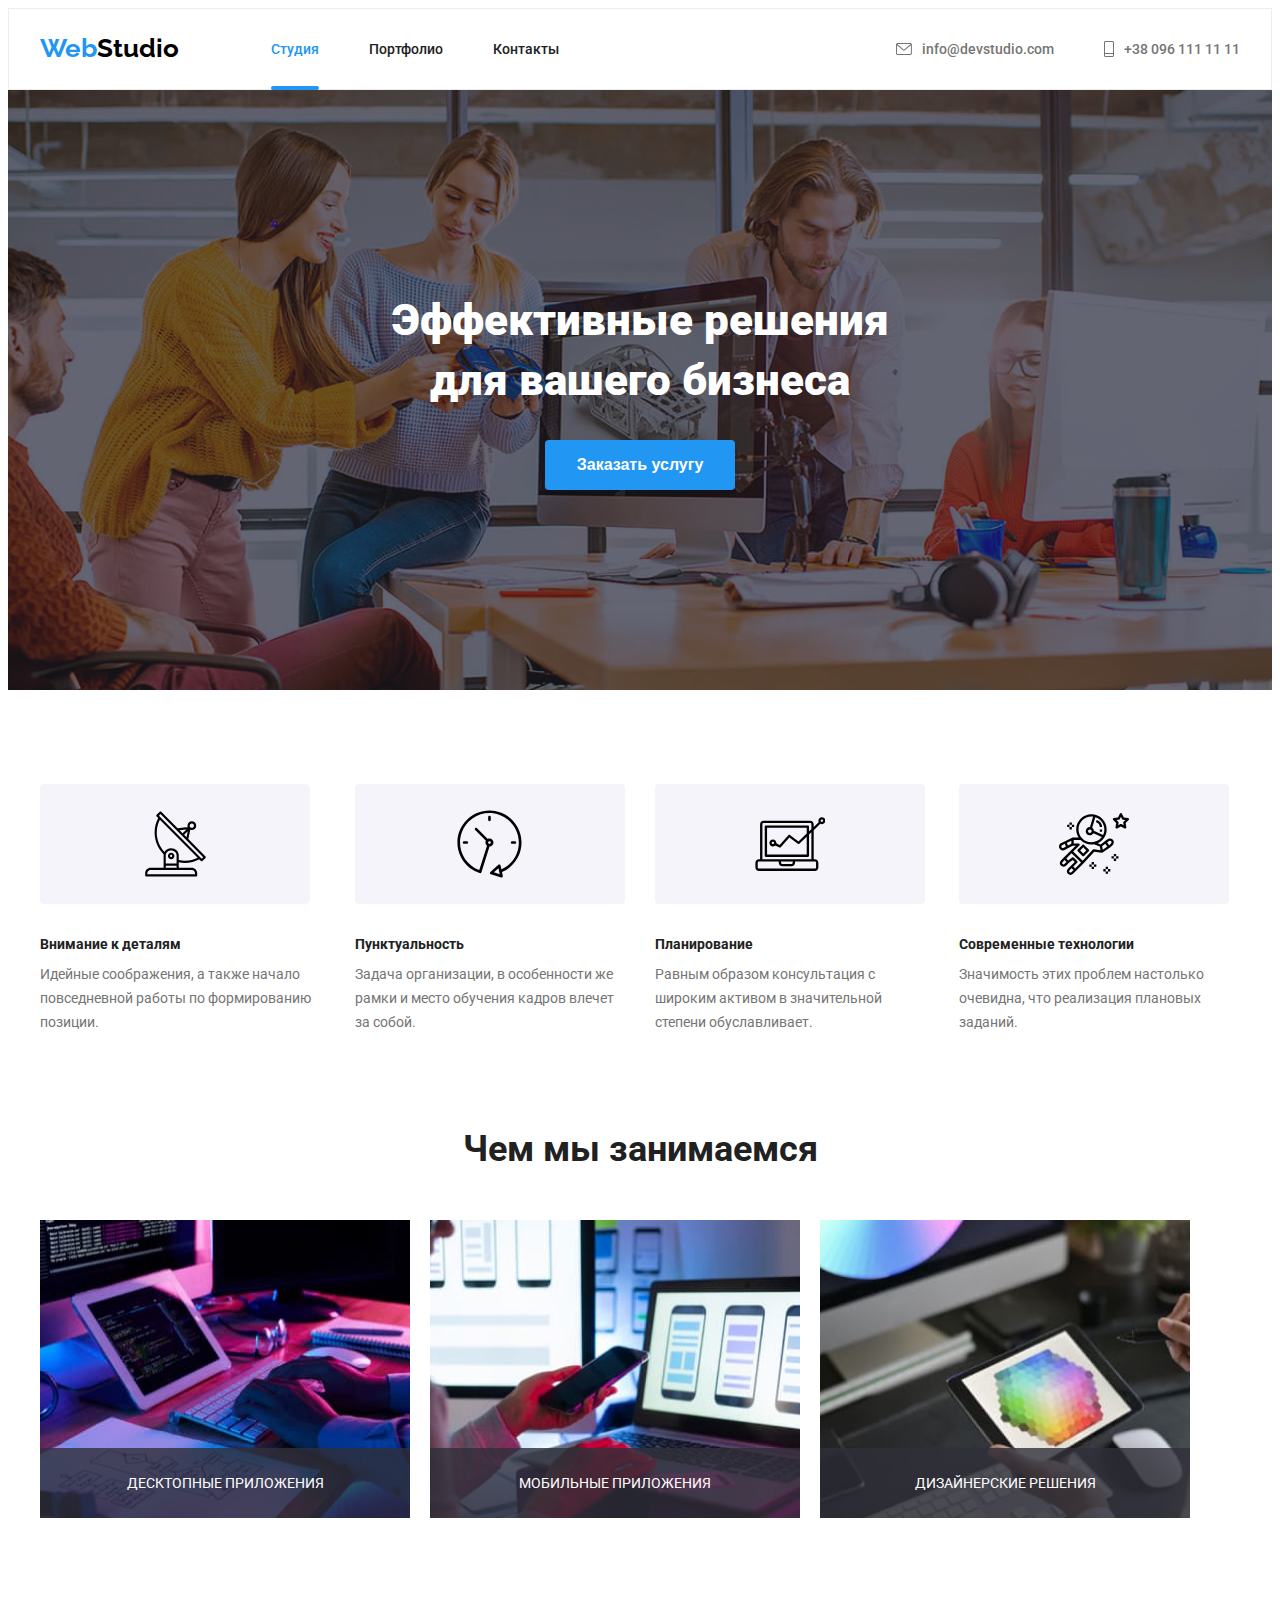
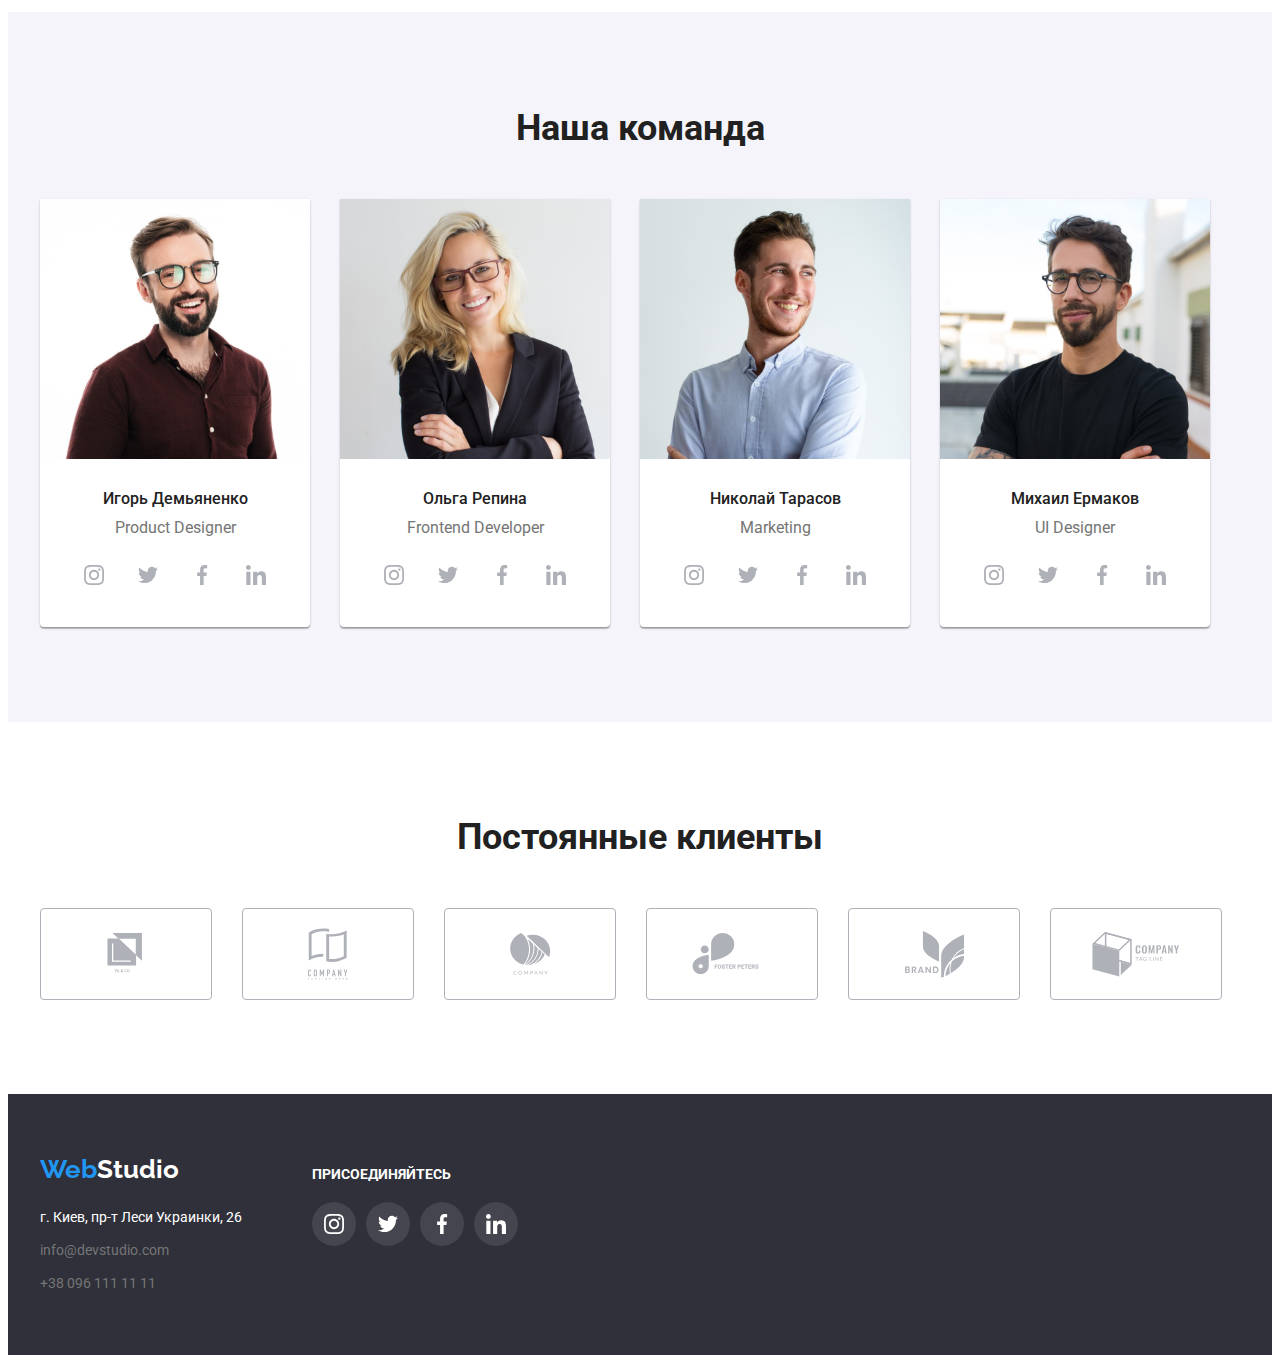
<file: index.html>
<!DOCTYPE html>
<html lang="en">
<head>
    <meta charset="UTF-8">
    <meta name="viewport" content="width=device-width, initial-scale=1.0">
    <title>WebStudio</title>
    <link rel="stylesheet" href="https://cdnjs.cloudflare.com/ajax/libs/modern-normalize/1.0.0/modern-normalize.min.css"
        integrity="sha512-ISS7cAi1PEhQ8jnbJpJZMd29NlhNj4AWYyLOSp2CE/CsHxTCu+r+t0D2yoJudVrd0/8fTVPUVDzY5Tvli75u/g=="
        crossorigin="anonymous" />   
    <link rel="stylesheet" href="./css/comon.css">
    <link rel="stylesheet" href="./css/main.css">
    <link href="https://fonts.googleapis.com/css2?family=Roboto:wght@400;500;700;900&display=swap" rel="stylesheet">
    <link href="https://fonts.googleapis.com/css2?family=Raleway:wght@700&display=swap" rel="stylesheet">
</head>
<body class="site-page">
                    <!--main-navigation-->
    <header class="site-item" >

        <div class="container" >

            <nav class="header-nav">
                <a class="logo" href="index.html">
                    <span class="logo-part">Web</span>Studio
            
                </a>
            
                <ul class="site-navigation">
                    <li class="navigation-menu">
                        <a class="link current" href="">Студия</a>
                    </li>
                    <li class="navigation-menu">
                        <a class="link" href="./portpholio.html">Портфолио</a>
                    </li>
                    <li class="navigation-menu">
                        <a class="link" href="">Контакты</a>
                    </li>
            
                </ul>
            
            </nav>
            <ul class="header-contacts">
                <li class="contacts-phone">
                    <a class="site-contacts" href="info@devstudio.com">
                        <svg class="icon-contact" width="16px" height="12px">
                            <use href="./img/symbol-defs.svg#icon-mail-1"></use>
                        </svg>
                        info@devstudio.com
                    </a>
                </li>
                <li class="contacts-phone">
                    <a class="site-contacts" href="+38-096-111-11-11">
                        <svg class="icon-contact" width="10px" height="16px">
                         <use href="./img/symbol-defs.svg#icon-phone-1"></use>
                    </svg>
                    +38 096 111 11 11
                    </a>
                </li>
            </ul>
        </div>   
      

    </header>
             <!--main-content-->
        <main>
                        <!--by-our-product-->
           
                <section class="product-section">
                                    

                            <h1 class="product-item">Эффективные решения <br>для вашего бизнеса</h1>
                           
                            <button class="product-link" data-modal-open> Заказать услугу </button>
                        
                
                </section>
            

        
                        <!--stydio-skills-->

            <section class="skills-item">

                <div class="skills-container">

                    <h2 class="visually-hidden">Наши скилы </h2>
                    <ul class="skills-position">
                        <li class="skills-colon">
                            <div class="icon-box">
                                <svg class="skil-icon" width="65px" height="70px">
                                  <use href="./img/symbol-defs.svg#icon-details-1"></use>
                                </svg>
                           </div>
                            <h3 class="skills-title">Внимание к деталям</h3>
                            <p class="skills-text">Идейные соображения, а также начало повседневной работы по формированию позиции.</p>
                        </li>
                        <li class="skills-colon">

                           <div class="icon-box">
                                <svg class="skil-icon" width="67px" height="70px">
                                    <use href="./img/symbol-defs.svg#icon-clock-1"></use>
                                </svg>
                           </div>

                            <h3 class="skills-title">Пунктуальность</h3>
                            <p class="skills-text">Задача организации, в особенности же рамки и место обучения кадров влечет за собой.</p>

                        </li>
                        <li class="skills-colon">

                           <div class="icon-box">
                                <svg class="skil-icon" width="70px" height="54px">
                                    <use href="./img/symbol-defs.svg#icon-computer-1"></use>
                                </svg>
                           </div>

                            <h3 class="skills-title">Планирование</h3>
                            <p class="skills-text">Равным образом консультация с широким активом в значительной степени обуславливает.</p>
                        </li>

                        <li class="skills-colon">

                             <div class="icon-box">
                                 <svg class="skil-icon" width="70px" height="70px">
                                   <use href="./img/symbol-defs.svg#icon-astronaut-1"></use>
                                </svg>
                             </div>

                            <h3 class="skills-title">Современные технологии</h3>
                            <p class="skills-text">Значимость этих проблем настолько очевидна, что реализация плановых заданий.</p>

                        </li>
                    </ul>

                </div>
              
            </section>

                        <!--our-work-->
            <section class="work-section">               
             
                <div class="work-container">

                    <h2 class="work-title">Чем мы занимаемся</h2>
                   
                    <ul class="work-image">
                    
                        <li class="work-foto">
                            
                           <a href="" class="work-link">

                            <div class="work-tumb">
                               
                                    <img src="./img/notebook.jpg" alt="box1">
                              
                            </div>

                            <p class="work-foto-techt">ДЕСКТОПНЫЕ ПРИЛОЖЕНИЯ</p>

                           </a>

                        </li>

                        <li  class="work-foto">
                           
                           <a href="" class="work-link">

                            <div class="work-tumb">
                                
                                    <img src="./img/phone.jpg" alt="box2">
                               
                            </div>

                            <p class="work-foto-techt">МОБИЛЬНЫЕ ПРИЛОЖЕНИЯ</p>

                           </a>

                        </li>

                        <li  class="work-foto">
                    
                           <a href="" class="work-link">

                            <div class="work-tumb">
                                
                                    <img src="./img/planshet.jpg" alt="box3">
                                
                            </div>

                            <p class="work-foto-techt">ДИЗАЙНЕРСКИЕ РЕШЕНИЯ</p>

                           </a>

                        </li>
                    
                    </ul>
                </div>
            
            </section>
                        <!--our-team-->
            <section class="team" >               
               
                <div class="team-container">

                    <h2 class="team-title">Наша команда</h2>
                    
                    <ul class="team-foto">

                        <li class="team-card">

                           <div class="team-tumb">

                                <img class="personal-foto" src="./img/photo1.jpg" alt="">
                             

                           </div>

                           <div class="workers">                            

                            <h3 class="team-names">Игорь Демьяненко</h3>
                            <p class="team-professions">Product Designer</p>
                            
                            <ul class="team-social">
                            
                                <li class="social-link">
                            
                                    <a href="" class="social-links">
                                        <svg class="icon-social" width="20px" height="20px">
                                            <use href="./img/symbol-defs.svg#icon-instagram-1"></use>
                                        </svg>
                                    </a>
                            
                                </li>
                            
                                <li class="social-link">
                            
                                    <a href="" class="social-links">
                                        <svg class="icon-social" width="20px" height="20px">
                                            <use href="./img/symbol-defs.svg#icon-twitter-1"></use>
                                        </svg>
                                    </a>
                            
                                </li>
                            
                                <li class="social-link">
                            
                            
                                    <a href="" class="social-links">
                            
                                        <svg class="icon-social" width="20px" height="20px">
                                            <use href="./img/symbol-defs.svg#icon-facebook-1"></use>
                                        </svg>
                            
                                    </a>
                            
                                </li>
                            
                                <li class="social-link">
                            
                                    <a href="" class="social-links">
                            
                                        <svg class="icon-social" width="20px" height="20px">
                                            <use href="./img/symbol-defs.svg#icon-linkedin-1"></use>
                                        </svg>
                            
                                    </a>
                            
                                </li>
                            </ul>
                            
                           </div>
                    
                        </li>

                        <li class="team-card">
                           
                            <div class="team-tumb">

                                <img class="personal-foto" src="./img/photo2.jpg" alt="">
                                                               
                            </div>

                            <div  class="workers">
                            
                                <h3 class="team-names">Ольга Репина</h3>
                                <p class="team-professions">Frontend Developer</p>
                            
                                <ul class="team-social">
                            
                                    <li class="social-link">
                            
                                        <a href="" class="social-links">
                                            <svg class="icon-social" width="20px" height="20px">
                                                <use href="./img/symbol-defs.svg#icon-instagram-1"></use>
                                            </svg>
                                        </a>
                            
                                    </li>
                            
                                    <li class="social-link">
                            
                                        <a href="" class="social-links">
                                            <svg class="icon-social" width="20px" height="20px">
                                                <use href="./img/symbol-defs.svg#icon-twitter-1"></use>
                                            </svg>
                                        </a>
                            
                                    </li>
                            
                                    <li class="social-link">
                            
                            
                                        <a href="" class="social-links">
                            
                                            <svg class="icon-social" width="20px" height="20px">
                                                <use href="./img/symbol-defs.svg#icon-facebook-1"></use>
                                            </svg>
                            
                                        </a>
                            
                                    </li>
                            
                                    <li class="social-link">
                            
                                        <a href="" class="social-links">
                            
                                            <svg class="icon-social" width="20px" height="20px">
                                                <use href="./img/symbol-defs.svg#icon-linkedin-1"></use>
                                            </svg>
                            
                                        </a>
                            
                                    </li>
                                </ul>
                            
                            </div>

                        </li>

                        <li class="team-card">

                            <div class="team-tumb">

                                    <img class="personal-foto" src="./img/photo3.jpg" alt="">
                                   
                            </div>     
                            
                            <div class="workers">

                                <h3 class="team-names">Николай Тарасов</h3>
                                <p class="team-professions">Marketing</p>
                                
                                <ul class="team-social">
                                
                                    <li class="social-link">
                                
                                        <a href="" class="social-links">
                                            <svg class="icon-social" width="20px" height="20px">
                                                <use href="./img/symbol-defs.svg#icon-instagram-1"></use>
                                            </svg>
                                        </a>
                                
                                    </li>
                                
                                    <li class="social-link">
                                
                                        <a href="" class="social-links">
                                            <svg class="icon-social" width="20px" height="20px">
                                                <use href="./img/symbol-defs.svg#icon-twitter-1"></use>
                                            </svg>
                                        </a>
                                
                                    </li>
                                
                                    <li class="social-link">
                                
                                
                                        <a href="" class="social-links">
                                
                                            <svg class="icon-social" width="20px" height="20px">
                                                <use href="./img/symbol-defs.svg#icon-facebook-1"></use>
                                            </svg>
                                
                                        </a>
                                
                                    </li>
                                
                                    <li class="social-link">
                                
                                        <a href="" class="social-links">
                                
                                            <svg class="icon-social" width="20px" height="20px">
                                                <use href="./img/symbol-defs.svg#icon-linkedin-1"></use>
                                            </svg>
                                
                                        </a>
                                
                                    </li>
                                </ul>
                            </div>

                        </li>

                        <li class="team-card">
                           
                            <div class="team-tumb">

                                <img class="personal-foto" src="./img/photo4.jpg" alt="">
                            
                            </div>

                            <div class="workers">

                                    <h3 class="team-names">Михаил Ермаков</h3>
                                    <p class="team-professions">UI Designer</p>
                                    
                                    <ul class="team-social">
                                    
                                        <li class="social-link">
                                    
                                            <a href="" class="social-links">
                                                <svg class="icon-social" width="20px" height="20px">
                                                    <use href="./img/symbol-defs.svg#icon-instagram-1"></use>
                                                </svg>
                                            </a>
                                    
                                        </li>
                                    
                                        <li class="social-link">
                                    
                                            <a href="" class="social-links">
                                                <svg class="icon-social" width="20px" height="20px">
                                                    <use href="./img/symbol-defs.svg#icon-twitter-1"></use>
                                                </svg>
                                            </a>
                                    
                                        </li>
                                    
                                        <li class="social-link">
                                    
                                    
                                            <a href="" class="social-links">
                                    
                                                <svg class="icon-social" width="20px" height="20px">
                                                    <use href="./img/symbol-defs.svg#icon-facebook-1"></use>
                                                </svg>
                                    
                                            </a>
                                    
                                        </li>
                                    
                                        <li class="social-link">
                                    
                                            <a href="" class="social-links">
                                    
                                                <svg class="icon-social" width="20px" height="20px">
                                                    <use href="./img/symbol-defs.svg#icon-linkedin-1"></use>
                                                </svg>
                                    
                                            </a>
                                    
                                        </li>
                                    </ul>

                            </div>

                        </li>
                    </ul>
                </div>
                
            </section>
                    
                   <!-- our-clients -->

            <section class="clients-section">

               <div class="clients-container">

                    <h2 class="clients-item">Постоянные клиенты</h2>
                    
                    <ul class="clients-companies">
                    
                        <li class="clients-logo">

                            <a href="#" class="clients-link">
                                
                                <svg class="icon-contact-client" width="79px" height="42px">

                                <use href="./img/symbol-defs.svg#icon-logo-1-1"></use>

                                </svg>

                            </a>

                        </li>

                        <li class="clients-logo">

                            <a href="#" class="clients-link">
                                
                                <svg class="icon-contact-client" width="40px" height="52px">
                                <use href="./img/symbol-defs.svg#icon-logo-2-1"></use>
                            </svg>

                            </a>

                        </li>

                        <li class="clients-logo">

                            <a href="#" class="clients-link">
                                
                             <svg class="icon-contact-client" width="41px" height="42px">
                                <use href="./img/symbol-defs.svg#icon-Object-1"></use>
                            </svg>

                            </a>

                        </li>

                        <li class="clients-logo">

                           <a href="#" class="clients-link">

                                <svg class="icon-contact-client" width="80px" height="42px">
                                    <use href="./img/symbol-defs.svg#icon-logo-4-1"></use>
                                </svg>

                           </a>

                        </li>

                        <li class="clients-logo">

                            <a href="#" class="clients-link">

                                <svg class="icon-contact-client" width="59px" height="47px">
                                    <use href="./img/symbol-defs.svg#icon-logo-5-1"></use>
                                </svg>

                            </a>

                        </li>

                        <li class="clients-logo">

                            <a href="#" class="clients-link">
                                
                                <svg class="icon-contact-client" width="88px" height="45px">
                                <use href="./img/symbol-defs.svg#icon-logo-6-1"></use>
                            </svg>

                            </a>

                        </li>
                    
                    </ul>

               </div>                           
            
            </section>

        </main>
                  <!--footer-->
    <footer class="footer">
           
        <div class="footer-container">

              <!-- footer-contain -->

               <div class="foot-con">
                    <a class="footer-logo" href="./">
                    
                        <span class="logo-part">Web</span>Studio
                    </a>
                    
                    <address class="footer-contacts">
                    
                        <ul class="footer-list">
                            <li class="footer-links">
                                <p class="footer-adress">г. Киев, пр-т Леси Украинки, 26</p>
                    
                    
                            </li>
                            <li class="footer-links">
                                <a class="footer-link" href="mailto:info@devstudio.com">info@devstudio.com</a>
                            </li>
                            <li class="footer-links">
                                <a class="footer-link" href="tel:+38-096-111-11-11">+38 096 111 11 11</a>
                            </li>
                        </ul>
                    </address>

               </div>

                <!-- footer-contain2 -->

                 <div class="footer-social">
                    <h2 class="footer-title"> ПРИСОЕДИНЯЙТЕСЬ</h2>
                    
                    <ul class="footer-item-link">
                    
                        <li class="fsocial-link">
                    
                            <a href="" class="fsocial-links">
                                <svg class="ficon-social" width="20px" height="20px">
                                    <use href="./img/symbol-defs.svg#icon-instagram-1"></use>
                                </svg>
                            </a>
                    
                        </li>
                    
                        <li class="fsocial-link">
                    
                            <a href="" class="fsocial-links">
                                <svg class="ficon-social" width="20px" height="20px">
                                    <use href="./img/symbol-defs.svg#icon-twitter-1"></use>
                                </svg>
                            </a>
                    
                        </li>
                    
                        <li class="fsocial-link">
                    
                    
                            <a href="" class="fsocial-links">
                    
                                <svg class="ficon-social" width="20px" height="20px">
                                    <use href="./img/symbol-defs.svg#icon-facebook-1"></use>
                                </svg>
                    
                            </a>
                    
                        </li>
                    
                        <li class="fsocial-link">
                    
                            <a href="" class="fsocial-links">
                    
                                <svg class="ficon-social" width="20px" height="20px">
                                    <use href="./img/symbol-defs.svg#icon-linkedin-1"></use>
                                </svg>
                    
                            </a>
                    
                        </li>
                    
                    </ul>
                 </div>

        </div>


    </footer>

    <div class="backdrop is-hidden" data-modal>

        <div class="modal">

            <button class="modal-but">

                <svg class="modal-close" width="11px" height="11px" data-modal-close>
                    <use href="./img/symbol-defs.svg#icon-cherch"></use>
                </svg>

            </button>

        </div>

    </div>

    <script src="./js/modal.js"></script>

</body>
</html>
</file>
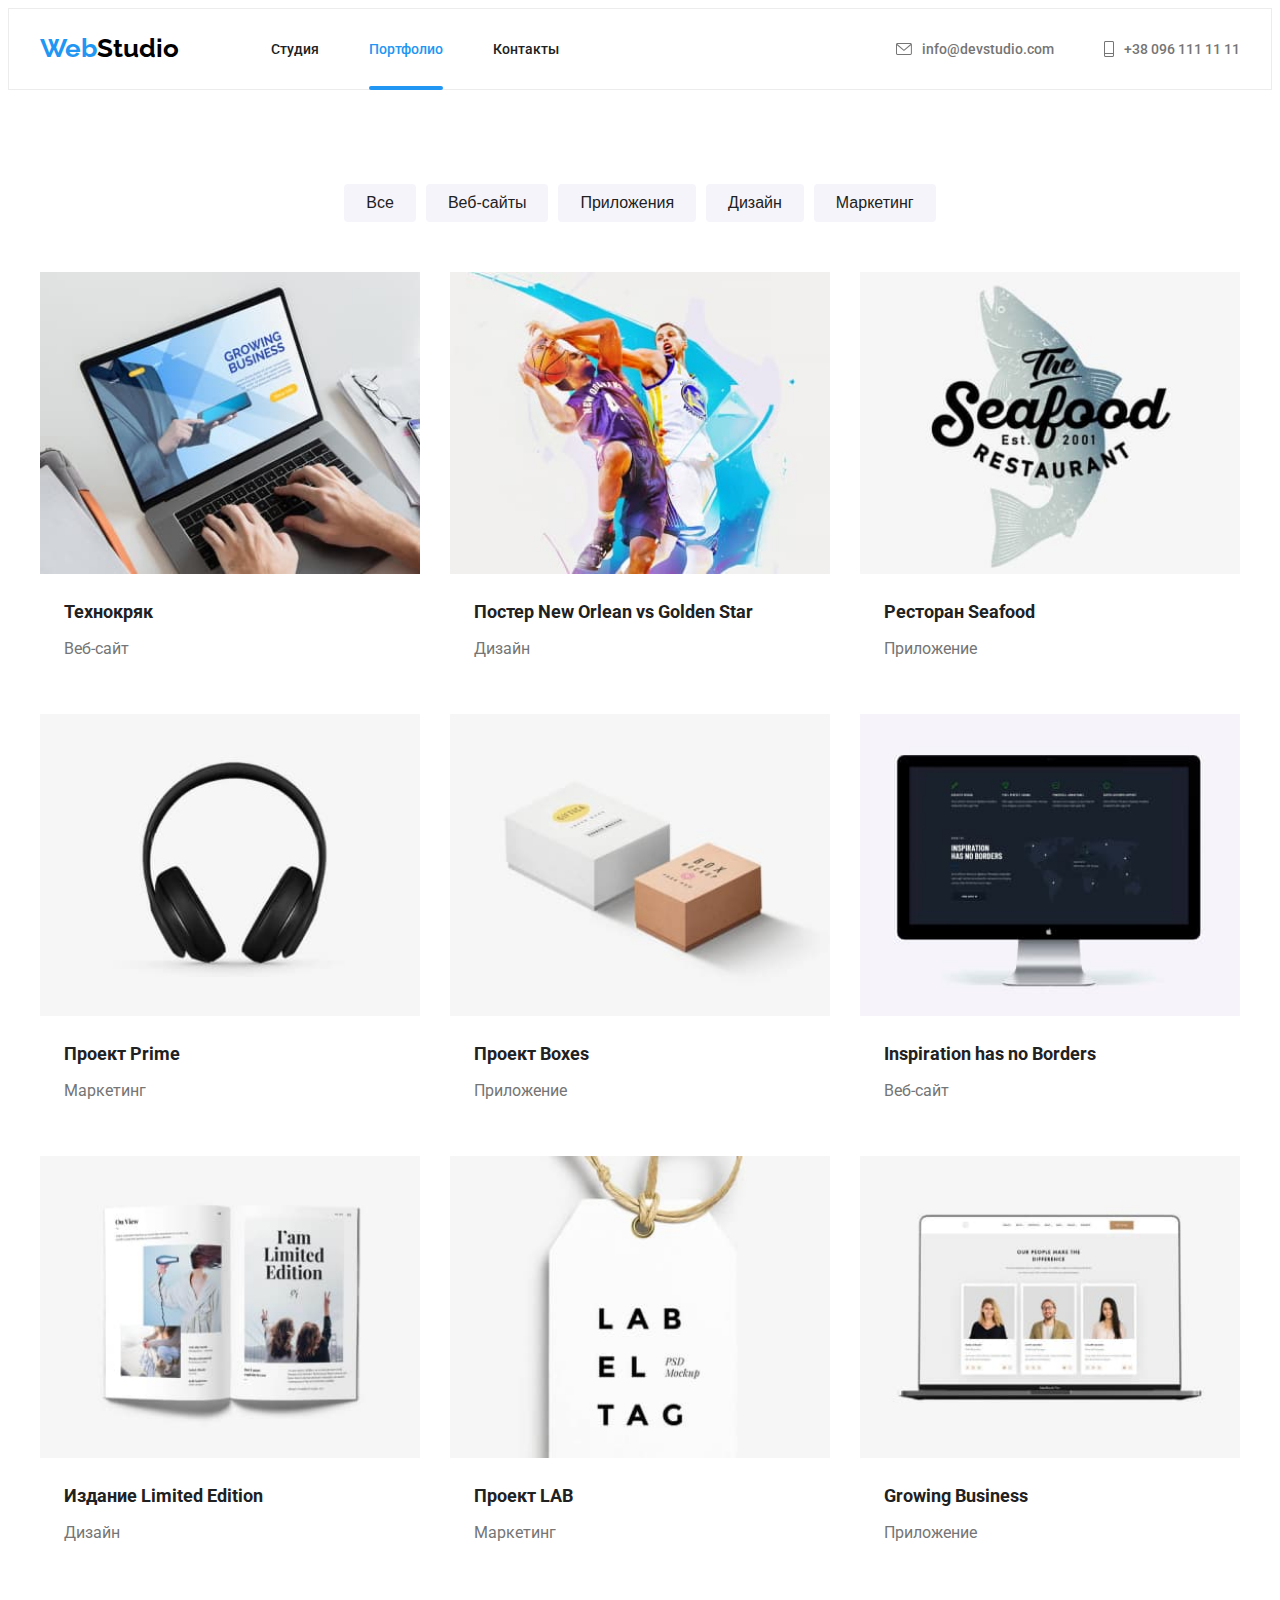
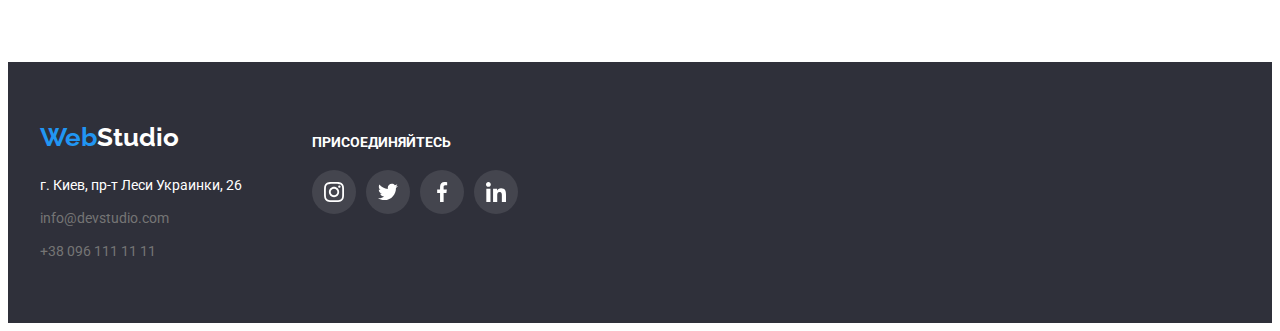
<file: portpholio.html>
<!DOCTYPE html>
<html lang="ru">
<head>
    <meta charset="UTF-8">
    <meta http-equiv="X-UA-Compatible" content="IE=edge">
    <meta name="viewport" content="width=device-width, initial-scale=1.0">
    <title>Портфолио</title>
    <link rel="stylesheet" href="https://cdnjs.cloudflare.com/ajax/libs/modern-normalize/1.0.0/modern-normalize.min.css"
        integrity="sha512-ISS7cAi1PEhQ8jnbJpJZMd29NlhNj4AWYyLOSp2CE/CsHxTCu+r+t0D2yoJudVrd0/8fTVPUVDzY5Tvli75u/g=="
        crossorigin="anonymous" />
    <link rel="stylesheet" href="./css/comon.css">
    <link rel="stylesheet" href="./css/portpholio.css">
    <link href="https://fonts.googleapis.com/css2?family=Roboto:wght@400;500;700;900&display=swap" rel="stylesheet">
    <link href="https://fonts.googleapis.com/css2?family=Raleway:wght@700&display=swap" rel="stylesheet">

    
</head>
  <body class="site-page">
                        <!--main-navigation-->
                <header class="site-item">
                
                        <div class="container">
                        
                            <nav class="header-nav">
                                <a class="logo" href="index.html">
                                    <span class="logo-part">Web</span>Studio
                        
                                </a>
                        
                                <ul class="site-navigation">
                                    <li class="navigation-menu">
                                        <a class="link " href="./index.html">Студия</a>
                                    </li>
                                    <li class="navigation-menu">
                                        <a class="link current" href="./portpholio.html">Портфолио</a>
                                    </li>
                                    <li class="navigation-menu">
                                        <a class="link" href="">Контакты</a>
                                    </li>
                        
                                </ul>
                        
                            </nav>
                            <ul class="header-contacts">
                                <li class="contacts-phone">
                                    <a class="site-contacts" href="info@devstudio.com">
                                        <svg class="icon-contact" width="16px" height="12px">
                                            <use href="./img/symbol-defs.svg#icon-mail-1"></use>
                                        </svg>
                                        info@devstudio.com
                                    </a>
                                </li>
                                <li class="contacts-phone">
                                    <a class="site-contacts" href="+38-096-111-11-11">
                                        <svg class="icon-contact" width="10px" height="16px">
                                            <use href="./img/symbol-defs.svg#icon-phone-1"></use>
                                        </svg>
                                        +38 096 111 11 11
                                    </a>
                                </li>
                            </ul>
                        </div>
                
                
                </header>
                    <!-- main-content-->

                        <main >                            
                            
                    <section class="section" >
                         <div class="portpholio-container">

                                <h1 class="visually-hidden">Наши проекты</h1>

                                <ul class="portpholio-buttom">

                                    <li class="button-main">
                                        <button class="button-item">Все</button>
                                    </li>

                                    <li class="button-main">
                                        <button class="button-item">Веб-сайты</button>
                                    </li>

                                    <li class="button-main">
                                        <button class="button-item">Приложения</button>
                                    </li>

                                    <li class="button-main">
                                        <button class="button-item">Дизайн</button>
                                    </li>

                                    <li class="button-main">
                                        <button class="button-item">Маркетинг</button>
                                    </li>

                                </ul>

                                <ul class="projects">

                                    <li class="projects-card"> 
                                        
                                            <div class="project-tumb">
                                            
                                                <img src="./img/tehnokryak.jpg" alt="веб-сайт">
                                            
                                                <p class="hover-icon">Технокряк это современная площадка распространения коронавируса. Компании используют эту платформу
                                                    для цифрового
                                                    шпионажа и атак на защищённые сервера конкурентов.
                                                </p>

                                            </div>                                       
                                          

                                        <div class="project-title">
                                        
                                            <h2 class="projects-item">Технокряк </h2>
                                            <p class="projects-list">Веб-сайт</p>
                                        
                                        </div>

                                    </li>

                                    <li class="projects-card">

                                       <div class="project-tumb">

                                            <img src="./img/neworlean.jpg" alt="Golden star">
                                                      
                                            <p class="hover-icon">Технокряк это современная площадка распространения коронавируса. Компании используют эту платформу
                                                для цифрового
                                                шпионажа и атак на защищённые сервера конкурентов.
                                            </p>

                                       </div>

                                        <div class="project-title">
                                        
                                            <h2 class="projects-item">Постер <span lang="en">New Orlean vs Golden Star</span> </h2>
                                            <p class="projects-list">Дизайн</p>
                                        
                                        </div>

                                    </li>

                                    <li class="projects-card">

                                        <div class="project-tumb">

                                            <img src="./img/seafood.jpg" alt="sea food">
                                                       
                                            <p class="hover-icon">Технокряк это современная площадка распространения коронавируса. Компании используют эту платформу
                                                для цифрового
                                                шпионажа и атак на защищённые сервера конкурентов.
                                            </p>

                                        </div>

                                        <div class="project-title">
                                        
                                            <h2 class="projects-item">Ресторан <span lang="en">Seafood</span> </h2>
                                            <p class="projects-list">Приложение</p>
                                        
                                        </div>
                                        
                                    </li>

                                    <li class="projects-card">

                                        <div class="project-tumb">

                                            <img src="./img/prime.jpg" alt="prime">                                           
                                          
                                            <p class="hover-icon">Технокряк это современная площадка распространения коронавируса. Компании используют эту платформу
                                                для цифрового
                                                шпионажа и атак на защищённые сервера конкурентов.
                                            </p>

                                        </div>

                                        <div class="project-title">
                                        
                                            <h2 class="projects-item">Проект <span lang="en">Prime</span> </h2>
                                            <p class="projects-list">Маркетинг</p>
                                        
                                        </div>

                                    </li>

                                    <li class="projects-card">
                                        
                                        <div class="project-tumb">

                                            <img src="./img/boxes.jpg" alt="Boxes">

                                         
                                            <p class="hover-icon">Технокряк это современная площадка распространения коронавируса. Компании используют эту платформу
                                                для цифрового
                                                шпионажа и атак на защищённые сервера конкурентов.
                                            </p>

                                        </div>

                                        <div class="project-title">
                                        
                                            <h2 class="projects-item">Проект <span lang="en">Boxes</span> </h2>
                                            <p class="projects-list">Приложение</p>
                                        
                                        </div>

                                    </li>

                                    <li class="projects-card">

                                       <div class="project-tumb">

                                            <img src="./img/inspiration.jpg" alt="inspiration">

                                             
                                            <p class="hover-icon">Технокряк это современная площадка распространения коронавируса. Компании используют эту платформу
                                                для цифрового
                                                шпионажа и атак на защищённые сервера конкурентов.
                                            </p>

                                       </div>

                                        <div class="project-title">
                                        
                                            <h2 class="projects-item"><span lang="en">Inspiration has no Borders</span></h2>
                                            <p class="projects-list">Веб-сайт</p>
                                        
                                        </div>

                                    </li>

                                    <li class="projects-card">

                                       <div class="project-tumb">

                                            <img src="./img/limitededition.jpg" alt="limited edition">

                                            <p class="hover-icon">Технокряк это современная площадка распространения коронавируса. Компании используют эту платформу
                                                для цифрового
                                                шпионажа и атак на защищённые сервера конкурентов.
                                            </p>

                                       </div>

                                        <div class="project-title">
                                        
                                            <h2 class="projects-item">Издание <span lang="en">Limited Edition</span> </h2>
                                            <p class="projects-list">Дизайн</p>
                                        
                                        </div>

                                    </li>

                                    <li class="projects-card">
                                        
                                        <div class="project-tumb">

                                            <img src="./img/lab.jpg" alt="lab">

                                            <p class="hover-icon">Технокряк это современная площадка распространения коронавируса. Компании используют эту платформу
                                                для цифрового
                                                шпионажа и атак на защищённые сервера конкурентов.
                                            </p>

                                        </div>

                                        <div class="project-title">
                                        
                                            <h2 class="projects-item">Проект <span lang="en">LAB</span> </h2>
                                            <p class="projects-list">Маркетинг</p>
                                        
                                        </div>

                                    </li>

                                    <li class="projects-card">

                                        <div class="project-tumb">

                                            <img src="./img/business.jpg" alt="business">
                                        
                                            <p class="hover-icon">Технокряк это современная площадка распространения коронавируса. Компании используют эту платформу
                                                для цифрового
                                                шпионажа и атак на защищённые сервера конкурентов.
                                            </p>
                                            
                                        </div>

                                            <div class="project-title">
                                            
                                                <h2 class="projects-item"><span lang="en">Growing Business</span> </h2>
                                                <p class="projects-list">Приложение</p>
                                            
                                            </div>

                                    </li>

                                </ul>
                         </div>
                     </section>

                          
                        </main>

                        <!-- footer -->
                <footer class="footer">
                
                    <div class="footer-container">
                
                        <!-- footer-contain1 -->
                
                        <div class="foot-con">
                            <a class="footer-logo" href="./">
                
                                <span class="logo-part">Web</span>Studio
                            </a>
                
                            <address class="footer-contacts">
                
                                <ul class="footer-list">
                                    <li class="footer-links">
                                        <p class="footer-adress">г. Киев, пр-т Леси Украинки, 26</p>
                
                
                                    </li>
                                    <li class="footer-links">
                                        <a class="footer-link" href="mailto:info@devstudio.com">info@devstudio.com</a>
                                    </li>
                                    <li class="footer-links">
                                        <a class="footer-link" href="tel:+38-096-111-11-11">+38 096 111 11 11</a>
                                    </li>
                                </ul>
                            </address>
                
                        </div>
                
                        <!-- footer-contain2 -->
                
                        <div class="footer-social">
                            <h2 class="footer-title"> ПРИСОЕДИНЯЙТЕСЬ</h2>
                
                            <ul class="footer-item-link">
                
                                <li class="fsocial-link">
                
                                    <a href="" class="fsocial-links">
                                        <svg class="ficon-social" width="20px" height="20px">
                                            <use href="./img/symbol-defs.svg#icon-instagram-1"></use>
                                        </svg>
                                    </a>
                
                                </li>
                
                                <li class="fsocial-link">
                
                                    <a href="" class="fsocial-links">
                                        <svg class="ficon-social" width="20px" height="20px">
                                            <use href="./img/symbol-defs.svg#icon-twitter-1"></use>
                                        </svg>
                                    </a>
                
                                </li>
                
                                <li class="fsocial-link">
                
                
                                    <a href="" class="fsocial-links">
                
                                        <svg class="ficon-social" width="20px" height="20px">
                                            <use href="./img/symbol-defs.svg#icon-facebook-1"></use>
                                        </svg>
                
                                    </a>
                
                                </li>
                
                                <li class="fsocial-link">
                
                                    <a href="" class="fsocial-links">
                
                                        <svg class="ficon-social" width="20px" height="20px">
                                            <use href="./img/symbol-defs.svg#icon-linkedin-1"></use>
                                        </svg>
                
                                    </a>
                
                                </li>
                
                            </ul>
                        </div>
                
                    </div>
                
                
                </footer>

                            
        
  </body>
</html>
</file>
<file: css/comon.css>
:root {
  --text-color: rgb(117, 117, 117, 1);
  --white-color: rgb(255, 255, 255, 1);
  --hover-allblue: rgb(33, 150, 243, 1);
  --teg-h-navigation: rgb(33, 33, 33, 1);
  --background-black: rgb(47, 48, 58, 1);
  --logo-black: rgb(0, 0, 0, 1);
  --footer-link: rgb(255, 255, 255, 0, 6);
  --ourteam-background: rgb(245, 244, 250, 1);
  --svg-color: rgb(175, 177, 184, 1);
  --link-background: rgb(255, 255, 255, 0.1);
}

ul {
  list-style: none;
  padding: 0;
  margin: 0;
}

a {
  display: inline-flex;

  text-decoration: none;
  color: black;
}

p {
  margin: 0 0;
}

img {
  display: block;
  max-width: 100%;
  height: auto;
}

button {
  border: none;
}

h1,
h2,
h3 {
  margin: 0;
}

.site-page {
  background-color: var(--white-color);
  font-family: Roboto;
  font-weight: 400;
  font-style: normal;
  color: var(--text-color);
}

.visually-hidden {
  position: absolute;
  clip: rect(0 0 0 0);
  width: 1px;
  height: 1px;
  margin: -1px;
}

.container {
  display: flex;
  width: 1200px;

  padding: 0px 15px;
  margin: 0 auto;
  align-items: center;
  justify-content: space-between;
}

/* header */

.site-item .container {
  display: flex;
  align-items: center;

  padding-top: 24px;
  padding-bottom: 25px;
}

.site-item {
  font-weight: 500;
  font-size: 14px;
  line-height: 16px;
  border: 1px solid rgb(236, 236, 236, 1);
}

.header-nav {
  display: flex;
  align-items: center;
}

.header-contacts {
  display: flex;
  margin-left: auto;
  align-items: center;
}

.logo {
  margin-right: 92px;

  font-family: Raleway;
  color: var(--logo-black);
  font-weight: 700;
  font-size: 26px;
  line-height: 31px;
}

.logo-part {
  color: var(--hover-allblue);
}

.site-navigation {
  display: flex;
  margin: 0 auto;
}

.site-navigation li:not(:first-child) {
  margin-left: 50px;
}

.header-contacts li:not(:first-child) {
  margin-left: 50px;
}

.link.current {
  color: var(--hover-allblue);
}

.link.current::after {
  opacity: 1;
}

.link {
  color: var(--teg-h-navigation);
  padding-top: auto;

  transition: 250ms cubic-bezier(0.4, 0, 0.2, 1);
}

.navigation-menu {
  position: relative;
}

.link::after {
  content: '';
  position: absolute;
  transform: translateY(45px);
  display: block;
  width: 100%;
  height: 4px;

  background-color: var(--hover-allblue);
  border-radius: 2px;

  opacity: 0;
  transition: opacity 250ms cubic-bezier(0.4, 0, 0.2, 1);
}

.link:hover::after {
  opacity: 1;
}

.link:hover,
.link:focus {
  color: var(--hover-allblue);
}

.site-contacts {
  display: flex;
  justify-items: center;
  align-items: center;

  color: var(--text-color);

  transition: color 250ms cubic-bezier(0.4, 0, 0.2, 1);
}

.icon-contact {
  display: inline-flex;
  align-items: center;
  justify-items: center;
  margin-right: 10px;

  fill: var(--svg-color);
}

.site-contacts:hover,
.site-contacts:focus {
  color: var(--hover-allblue);
}

.icon-contact {
  fill: currentColor;
}

/* footer */

.footer {
  background-color: var(--background-black);
}

.footer-container {
  display: flex;
  width: 1200px;
  padding: 60px 15px;
  margin-left: auto;
  margin-right: auto;
}

.foot-con {
  display: flex;
  flex-direction: column;
}

.footer-logo {
  margin-bottom: 20px;

  font-family: Raleway;
  font-weight: 700;
  font-size: 26px;
  line-height: 31px;
  color: var(--white-color);
}

.footer-contacts {
  font-style: normal;
}

.footer-adress {
  display: flex;

  color: var(--white-color);
  font-size: 14px;
  line-height: 24px;
}

.footer-list li:not(:last-child) {
  margin-bottom: 9px;
}

.footer-link {
  color: var(--footer-link);
  font-size: 14px;
  line-height: 24px;
}

.footer-social {
  margin-right: auto;
  margin-left: 70px;
  padding-top: 12px;
}

.footer-title {
  margin-bottom: 20px;

  font-weight: 700;
  font-size: 14px;
  line-height: 16px;
  color: var(--white-color);
}

.footer-item-link {
  display: flex;
}

.fsocial-links {
  display: flex;
  justify-content: center;
  align-items: center;

  width: 44px;
  height: 44px;

  border-radius: 50%;
  background-color: var(--link-background);
  fill: var(--white-color);

  transition: background-color 250ms cubic-bezier(0.4, 0, 0.2, 1);
}

.footer-item-link :not(:first-child) {
  margin-left: 10px;
}

.fsocial-links:hover,
.fsocial-links:focus {
  background-color: var(--hover-allblue);
  transition: background-color 250ms cubic-bezier(0.4, 0, 0.2, 1);
}
</file>
<file: css/main.css>
/*by-our-product*/

.product-section {
  max-width: 1600px;
  padding: 200px 15px;
  text-align: center;
  color: var(--white-color);
  display: block;

  background-image: linear-gradient(
      to right,
      rgba(47, 48, 58, 0.4),
      rgba(47, 48, 58, 0.4)
    ),
    url(../img/fon.jpg);
  background-repeat: no-repeat;
  background-size: cover;
  background-position: center;
  margin: 0 auto;
}

.product-item {
  display: flex;
  align-items: center;
  justify-content: center;
  margin-bottom: 30px;

  font-weight: 900;
  font-size: 44px;
  line-height: 60px;
}

.product-link {
  background-color: var(--hover-allblue);
  color: var(--white-color);
  font-weight: 700;
  font-size: 16px;
  line-height: 30px;
  padding: 10px 32px;
  box-shadow: 0px 4px 4px rgba(0, 0, 0, 0.15);
  border-radius: 4px;
}

/*stydio-skills*/

.skills-item {
  padding-top: 94px;
}

.skills-container {
  display: flex;
  width: 1200px;
  text-align: left;

  padding: 0px 15px;
  margin-left: auto;
  margin-right: auto;
}

.skiills-colon {
  text-align: left;
}

.skills-position {
  display: flex;
}

.skills-position li:not(:first-child) {
  margin-left: 30px;
}

.skills-title {
  display: inline-block;
  margin-bottom: 10px;

  color: var(--teg-h-navigation);
  font-weight: 700;
  font-size: 14px;
  line-height: 16px;
}

.skills-text {
  display: inline-block;

  color: var(--text-color);
  font-size: 14px;
  line-height: 24px;
}

.skiills-colon {
  height: 120px;
}

.icon-box {
  display: flex;
  width: 270px;
  height: 120px;
  justify-content: center;
  align-items: center;

  margin-bottom: 30px;

  background-color: var(--ourteam-background);
  border-radius: 4px;
}

/* work-section*/

.work-section {
  padding-top: 94px;
  padding-bottom: 94px;
}

.work-container {
  width: 1200px;

  padding: 0px 15px;
  margin-left: auto;
  margin-right: auto;
  align-items: center;
}

.work-title {
  text-align: center;
  margin-bottom: 50px;

  color: var(--teg-h-navigation);
  font-weight: 700;
  font-size: 36px;
  line-height: 42px;
}

.work-image {
  display: flex;
}

.work-image li:not(:first-child) {
  margin-left: 20px;
}

.work-tumb {
  width: 370px;
}

.work-foto {
  position: relative;
}

.work-foto-techt {
  position: absolute;

  display: flex;
  align-items: center;
  justify-content: center;
  padding: 27px 0px;
  background-color: rgb(47, 48, 58, 0.8);
  left: 0;
  bottom: 0;
  width: 100%;

  font-size: 14px;
  line-height: 16px;
  color: var(--white-color);
}

.work-link {
  position: relative;
  height: 100%;
}

.work-tumb img {
  display: block;
  height: 100%;
  width: 100%;
}

/*our-team*/

.team {
  background-color: var(--ourteam-background);
  padding-top: 95px;
  padding-bottom: 95px;
}

.team-container {
  width: 1200px;

  padding: 0px 15px;
  margin-left: auto;
  margin-right: auto;
  align-items: center;
}

.team-title {
  display: flex;
  justify-content: center;
  text-align: center;
  margin-bottom: 50px;

  font-weight: 700;
  font-size: 36px;
  line-height: 42px;

  color: var(--teg-h-navigation);
}

.team-foto {
  display: flex;
  flex-wrap: nowrap;
}

.team-foto .team-card:not(:first-child) {
  margin-left: 30px;
}

.team-card {
  text-align: center;
  background-color: var(--white-color);
  box-shadow: 0px 1px 3px rgba(0, 0, 0, 0.12), 0px 1px 1px rgba(0, 0, 0, 0.14),
    0px 2px 1px rgba(0, 0, 0, 0.2);
  border-radius: 0px 0px 4px 4px;
}

.team-tumb {
  width: 270px;
}

.team-tumb img {
  display: block;
  height: 100%;
  width: 100%;
}

.workers {
  padding-top: 30px;
  padding-bottom: 30px;
}

.team-names {
  margin-bottom: 10px;

  font-weight: 500;
  font-size: 16px;
  line-height: 19px;
  color: var(--teg-h-navigation);
}

.team-professions {
  margin-bottom: 16px;

  font-size: 16px;
  line-height: 19px;
}

.team-social {
  display: flex;
  justify-content: center;
  align-items: center;

  color: var(--white-color);
}

.team-card:not(:first-child) {
  margin-left: 30px;
}

.social-link:not(:first-child) {
  margin-left: 10px;
}

.icon-social {
  fill: currentColor;
}

.social-links {
  display: flex;
  justify-content: center;
  align-items: center;

  width: 44px;
  height: 44px;
  border-radius: 50%;
  color: var(--svg-color);

  transition: color 250ms cubic-bezier(0.4, 0, 0.2, 1),
    background-color 250ms cubic-bezier(0.4, 0, 0.2, 1);
}

.social-links:hover,
.social-links:focus {
  color: var(--white-color);
  background-color: var(--hover-allblue);
}

.icon-social {
  margin: auto;
  fill: currentColor;
}

/* our-clients */

.clients-section {
  padding-top: 94px;
  padding-bottom: 94px;
}

.clients-container {
  width: 1200px;

  padding-left: 15px;
  padding-right: 15px;
  margin-left: auto;
  margin-right: auto;
  align-items: center;
}

.clients-item {
  display: flex;
  justify-content: center;
  align-items: center;
  margin-bottom: 50px;

  font-weight: 700;
  font-size: 36px;
  line-height: 42px;

  color: var(--teg-h-navigation);
}

.clients-companies {
  display: flex;
}

.clients-link {
  display: flex;
  justify-content: center;
  align-items: center;

  width: 170px;
  height: 90px;

  color: var(--svg-color);

  border: 1px solid var(--svg-color);
  border-radius: 4px;

  transition: color 250ms cubic-bezier(0.4, 0, 0.2, 1);
}

.clients-companies :not(:first-child) {
  margin-left: 30px;
}

.clients-link:hover,
.clients-link:focus {
  color: var(--hover-allblue);
  border: 1px solid var(--hover-allblue);
}

.icon-contact-client {
  fill: currentColor;
}

/* modal */

.backdrop {
  --background-modal: rgba(0, 0, 0, 0.2);

  position: fixed;
  top: 0;
  left: 0;
  width: 100%;
  height: 100%;
  transition: opacity 250ms cubic-bezier(0.4, 0, 0.2, 1);

  background-color: var(--background-modal);
}

.modal {
  position: absolute;

  top: 50%;
  left: 50%;
  transform: translate(-50%, -50%);

  background-color: var(--white-color);
  min-height: 581px;
  min-width: 528px;
}

.is-hidden {
  opacity: 0;
  pointer-events: none;
}

.modal-but {
  --border-color: rgba(0, 0, 0, 0.1);

  position: absolute;
  top: 8px;
  right: 8px;
  display: flex;
  justify-content: center;
  align-items: center;

  width: 30px;
  height: 30px;
  border-radius: 50%;
  border: 1px solid var(--border-color);
  background-color: var(--white-color);
}
</file>
<file: css/portpholio.css>
.section {
  padding-top: 94px;
  padding-bottom: 94px;
}

.portpholio-container {
  width: 1200px;

  padding: 0px 15px;
  margin: 0 auto;
  align-items: center;
  justify-content: space-between;
}

.projects {
  display: flex;
  flex-wrap: wrap;
  justify-content: center;
  margin-top: -30px;
  margin-left: -30px;
}

.projects-card {
  position: relative;

  flex-basis: calc(100% / 3 - 30px);
  margin-top: 30px;
  margin-left: 30px;

  overflow: hidden;
}

.portpholio-buttom {
  display: flex;
  flex-wrap: wrap;
  justify-content: center;
  margin-bottom: 50px;
  text-align: center;
}

.portpholio-buttom li:not(:first-child) {
  margin-left: 10px;
}

.button-item {
  padding: 6px 22px;

  font-weight: 500;
  font-size: 16px;
  line-height: 26px;
  color: var(--teg-h-navigation);
  background-color: var(--ourteam-background);
  border: none;
  border-radius: 4px;

  transition: color 250ms cubic-bezier(0.4, 0, 0.2, 1),
    box-shadow 250ms cubic-bezier(0.4, 0, 0.2, 1),
    background-color 250ms cubic-bezier(0.4, 0, 0.2, 1);
}

.button-item:hover,
.button-item:focus {
  color: var(--white-color);
  background-color: var(--hover-allblue);
  box-shadow: 0px 3px 1px rgba(0, 0, 0, 0.1), 0px 1px 2px rgba(0, 0, 0, 0.08),
    0px 2px 2px rgba(0, 0, 0, 0.12);
}

.project-tumb {
  position: relative;
}

.project-tumb::before {
  display: inline-block;
  position: absolute;

  content: '';

  width: 100%;
  height: 100%;
  top: 0;
  left: 0;
  background-color: rgb(33, 150, 243, 0.9);
  opacity: 0;
  transform: translateY(100%);
  transition: opacity 250ms cubic-bezier(0.4, 0, 0.2, 1),
    transform 250ms cubic-bezier(0.4, 0, 0.2, 1);
}

.hover-icon {
  position: absolute;
  overflow: hidden;
  bottom: 0;
  left: 0;
  height: 100%;
  width: 100%;

  font-size: 18px;
  line-height: 28px;
  color: var(--white-color);
  padding: 63px 24px;
  opacity: 0;
  transform: translateY(100%);
  transition: color 250ms cubic-bezier(0.4, 0, 0.2, 1),
    transform 250ms cubic-bezier(0.4, 0, 0.2, 1);
}

.project-title {
  padding: 20px 24px;
}

.project-tumb img {
  display: block;
  height: 100%;
  width: 100%;
}

.projects-card {
  transition: box-shadow 250ms cubic-bezier(0.4, 0, 0.2, 1),
    transform 250ms cubic-bezier(0.4, 0, 0.2, 1);
}

.projects-card:hover,
.projects-card:focus {
  box-shadow: 0px 1px 1px rgba(0, 0, 0, 0.12), 0px 4px 4px rgba(0, 0, 0, 0.06),
    1px 4px 6px rgba(0, 0, 0, 0.16);
}

.projects-card:hover .hover-icon,
.projects-card:focus .hover-icon {
  opacity: 1;
  transform: translateY(0);
}

.projects-card:hover .project-tumb::before,
.projects-card:focus .project-tumb::before {
  opacity: 1;
  transform: translateY(0);
}

.projects-item {
  margin-bottom: 4px;

  font-weight: 700;
  font-size: 18px;
  line-height: 36px;
  color: var(--teg-h-navigation);
}

.projects-list {
  font-size: 16px;
  line-height: 30px;
}
</file>
